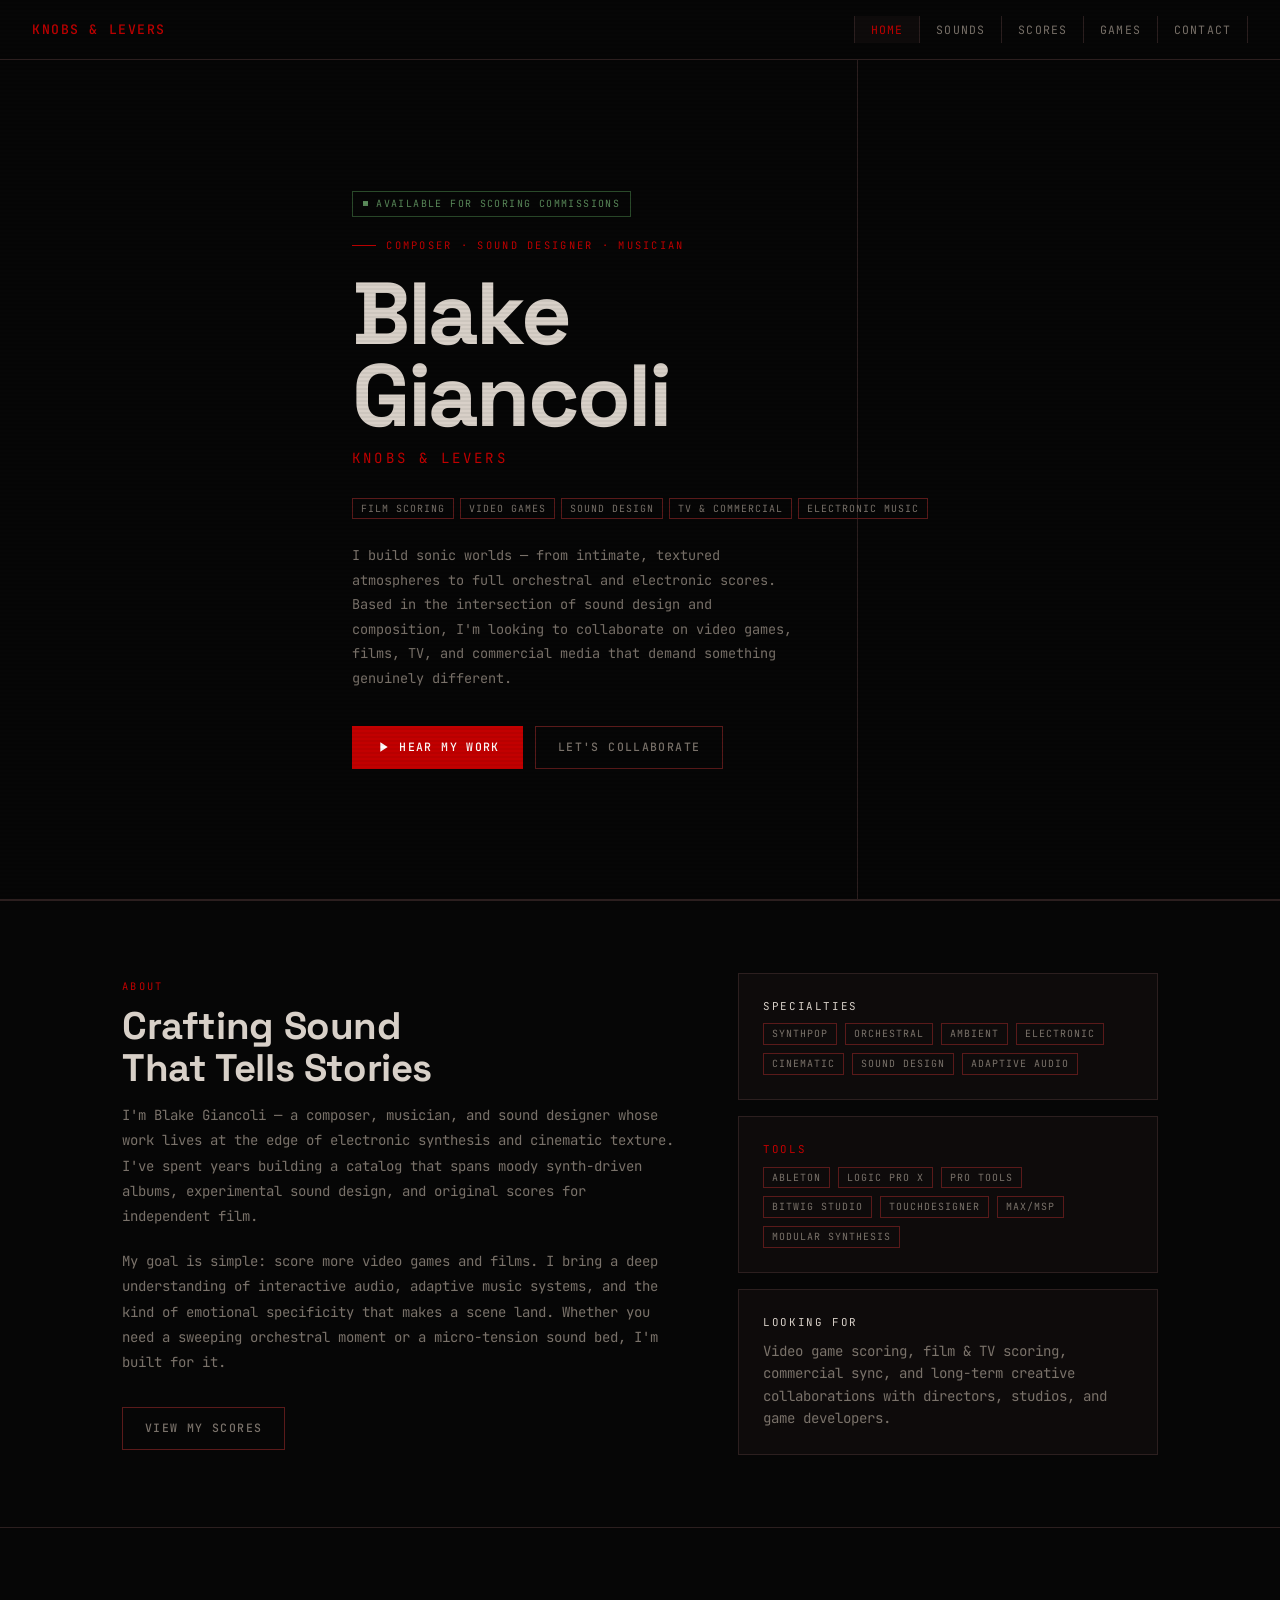
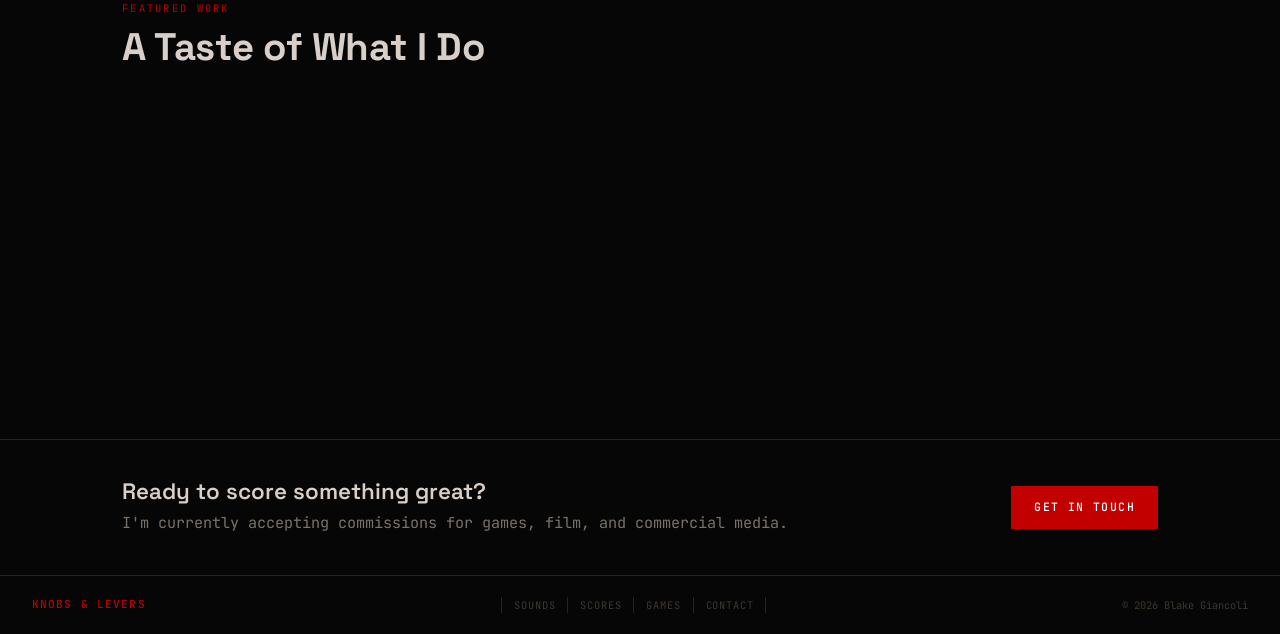
<file: index.html>
<!DOCTYPE html>
<html lang="en">
<head>
  <meta charset="UTF-8">
  <meta name="viewport" content="width=device-width, initial-scale=1.0">
  <title>Blake Giancoli — Knobs & Levers</title>
  <meta name="description" content="Blake Giancoli is a composer, sound designer, and musician available for film, TV, video game, and commercial scoring.">
  <meta property="og:title" content="Blake Giancoli — Knobs & Levers">
  <meta property="og:description" content="Composer · Sound Designer · Sonic World Builder">
  <meta property="og:image" content="assets/ProfilePic.png">
  <link rel="stylesheet" href="style.css">
</head>
<body>

<div id="page-veil"></div>

<!-- ── NAV ── -->
<nav class="nav">
  <a href="index.html" class="nav-brand">Knobs &amp; Levers</a>
  <ul class="nav-links">
    <li><a href="index.html">Home</a></li>
    <li><a href="sounds.html">Sounds</a></li>
    <li><a href="scores.html">Scores</a></li>
    <li><a href="games.html">Games</a></li>
    <li><a href="contact.html">Contact</a></li>
  </ul>
</nav>

<div class="page">

  <!-- ── HERO ── -->
  <section class="hero">
    <div class="hero-glow"></div>
    <div class="container">
      <div class="hero-content">

        <div class="avail-badge">
          <span class="avail-dot"></span>
          Available for scoring commissions
        </div>

        <div class="hero-eyebrow">Composer · Sound Designer · Musician</div>

        <h1 class="hero-name">Blake<br>Giancoli</h1>
        <span class="hero-brand">Knobs &amp; Levers</span>

        <div class="hero-roles">
          <span class="tag tag-violet">Film Scoring</span>
          <span class="tag tag-blue">Video Games</span>
          <span class="tag tag-purple">Sound Design</span>
          <span class="tag tag-violet">TV &amp; Commercial</span>
          <span class="tag tag-blue">Electronic Music</span>
        </div>

        <p class="hero-desc">
          I build sonic worlds — from intimate, textured atmospheres to full orchestral and electronic scores.
          Based in the intersection of sound design and composition, I'm looking to collaborate on video games,
          films, TV, and commercial media that demand something genuinely different.
        </p>

        <div class="hero-cta">
          <a href="sounds.html" class="btn btn-primary">
            <svg width="16" height="16" viewBox="0 0 24 24" fill="currentColor"><path d="M8 5v14l11-7z"/></svg>
            Hear My Work
          </a>
          <a href="contact.html" class="btn btn-ghost">Let's Collaborate</a>
        </div>

      </div>
    </div>
  </section>

  <div class="divider"></div>

  <!-- ── BIO ── -->
  <section class="section">
    <div class="container">
      <div style="display:grid; grid-template-columns: 1fr 420px; gap: 64px; align-items: center;">

        <div class="reveal">
          <span class="section-label">About</span>
          <h2 class="section-title">Crafting Sound<br>That Tells Stories</h2>
          <p style="color:var(--text-muted); line-height:1.8; margin-bottom:20px;">
            I'm Blake Giancoli — a composer, musician, and sound designer whose work lives at the edge of
            electronic synthesis and cinematic texture. I've spent years building a catalog that spans
            moody synth-driven albums, experimental sound design, and original scores for independent film.
          </p>
          <p style="color:var(--text-muted); line-height:1.8; margin-bottom:32px;">
            My goal is simple: score more video games and films. I bring a deep understanding of interactive
            audio, adaptive music systems, and the kind of emotional specificity that makes a scene land.
            Whether you need a sweeping orchestral moment or a micro-tension sound bed, I'm built for it.
          </p>
          <a href="scores.html" class="btn btn-ghost" style="width:fit-content;">View My Scores</a>
        </div>

        <div class="reveal" style="display:flex; flex-direction:column; gap:16px;">
          <div class="card" style="padding:24px;">
            <div style="font-family:var(--font-mono); font-size:0.68rem; letter-spacing:0.15em; text-transform:uppercase; color:var(--violet-hi); margin-bottom:8px;">Specialties</div>
            <div style="display:flex; flex-wrap:wrap; gap:8px;">
              <span class="tag">Synthpop</span>
              <span class="tag">Orchestral</span>
              <span class="tag">Ambient</span>
              <span class="tag">Electronic</span>
              <span class="tag">Cinematic</span>
              <span class="tag">Sound Design</span>
              <span class="tag">Adaptive Audio</span>
            </div>
          </div>
          <div class="card" style="padding:24px;">
            <div style="font-family:var(--font-mono); font-size:0.68rem; letter-spacing:0.15em; text-transform:uppercase; color:var(--accent); margin-bottom:8px;">Tools</div>
            <div style="display:flex; flex-wrap:wrap; gap:8px;">
              <span class="tag">Ableton</span>
              <span class="tag">Logic Pro X</span>
              <span class="tag">Pro Tools</span>
              <span class="tag">Bitwig Studio</span>
              <span class="tag">TouchDesigner</span>
              <span class="tag">Max/MSP</span>
              <span class="tag">Modular Synthesis</span>
            </div>
          </div>
          <div class="card" style="padding:24px;">
            <div style="font-family:var(--font-mono); font-size:0.68rem; letter-spacing:0.15em; text-transform:uppercase; color:var(--violet-hi); margin-bottom:8px;">Looking For</div>
            <p style="font-size:0.88rem; color:var(--text-muted); line-height:1.6;">
              Video game scoring, film &amp; TV scoring, commercial sync, and long-term creative collaborations
              with directors, studios, and game developers.
            </p>
          </div>
        </div>

      </div>
    </div>
  </section>

  <div class="divider"></div>

  <!-- ── FEATURED WORK ── -->
  <section class="section">
    <div class="container">
      <div class="reveal" style="margin-bottom:40px;">
        <span class="section-label">Featured Work</span>
        <h2 class="section-title">A Taste of What I Do</h2>
      </div>

      <div class="grid-3 stagger-children">

        <a href="sounds.html" class="featured-card">
          <div class="featured-card-bg">🎵</div>
          <div class="featured-card-content">
            <div class="featured-card-type">Sounds</div>
            <div class="featured-card-title">Albums &amp; Tracks</div>
          </div>
        </a>

        <a href="scores.html" class="featured-card">
          <div class="featured-card-bg">🎬</div>
          <div class="featured-card-content">
            <div class="featured-card-type">Scores</div>
            <div class="featured-card-title">Film &amp; TV Scoring</div>
          </div>
        </a>

        <a href="games.html" class="featured-card">
          <div class="featured-card-bg">🎮</div>
          <div class="featured-card-content">
            <div class="featured-card-type">Games</div>
            <div class="featured-card-title">Video Game Credits</div>
          </div>
        </a>

      </div>
    </div>
  </section>

  <div class="divider"></div>

  <!-- ── CTA STRIP ── -->
  <section class="section-sm">
    <div class="container">
      <div class="reveal" style="display:flex; align-items:center; justify-content:space-between; flex-wrap:wrap; gap:24px;">
        <div>
          <h3 style="font-family:var(--font-display); font-size:1.4rem; font-weight:600; margin-bottom:6px;">Ready to score something great?</h3>
          <p style="color:var(--text-muted); font-size:0.95rem;">I'm currently accepting commissions for games, film, and commercial media.</p>
        </div>
        <a href="contact.html" class="btn btn-primary">Get In Touch</a>
      </div>
    </div>
  </section>

</div>

<!-- ── FOOTER ── -->
<footer class="site-footer">
  <span class="footer-brand">Knobs &amp; Levers</span>
  <nav class="footer-nav">
    <a href="sounds.html">Sounds</a>
    <a href="scores.html">Scores</a>
    <a href="games.html">Games</a>
    <a href="contact.html">Contact</a>
  </nav>
  <span class="footer-copy">&copy; 2026 Blake Giancoli</span>
</footer>

<script src="transitions.js"></script>
</body>
</html>
</file>
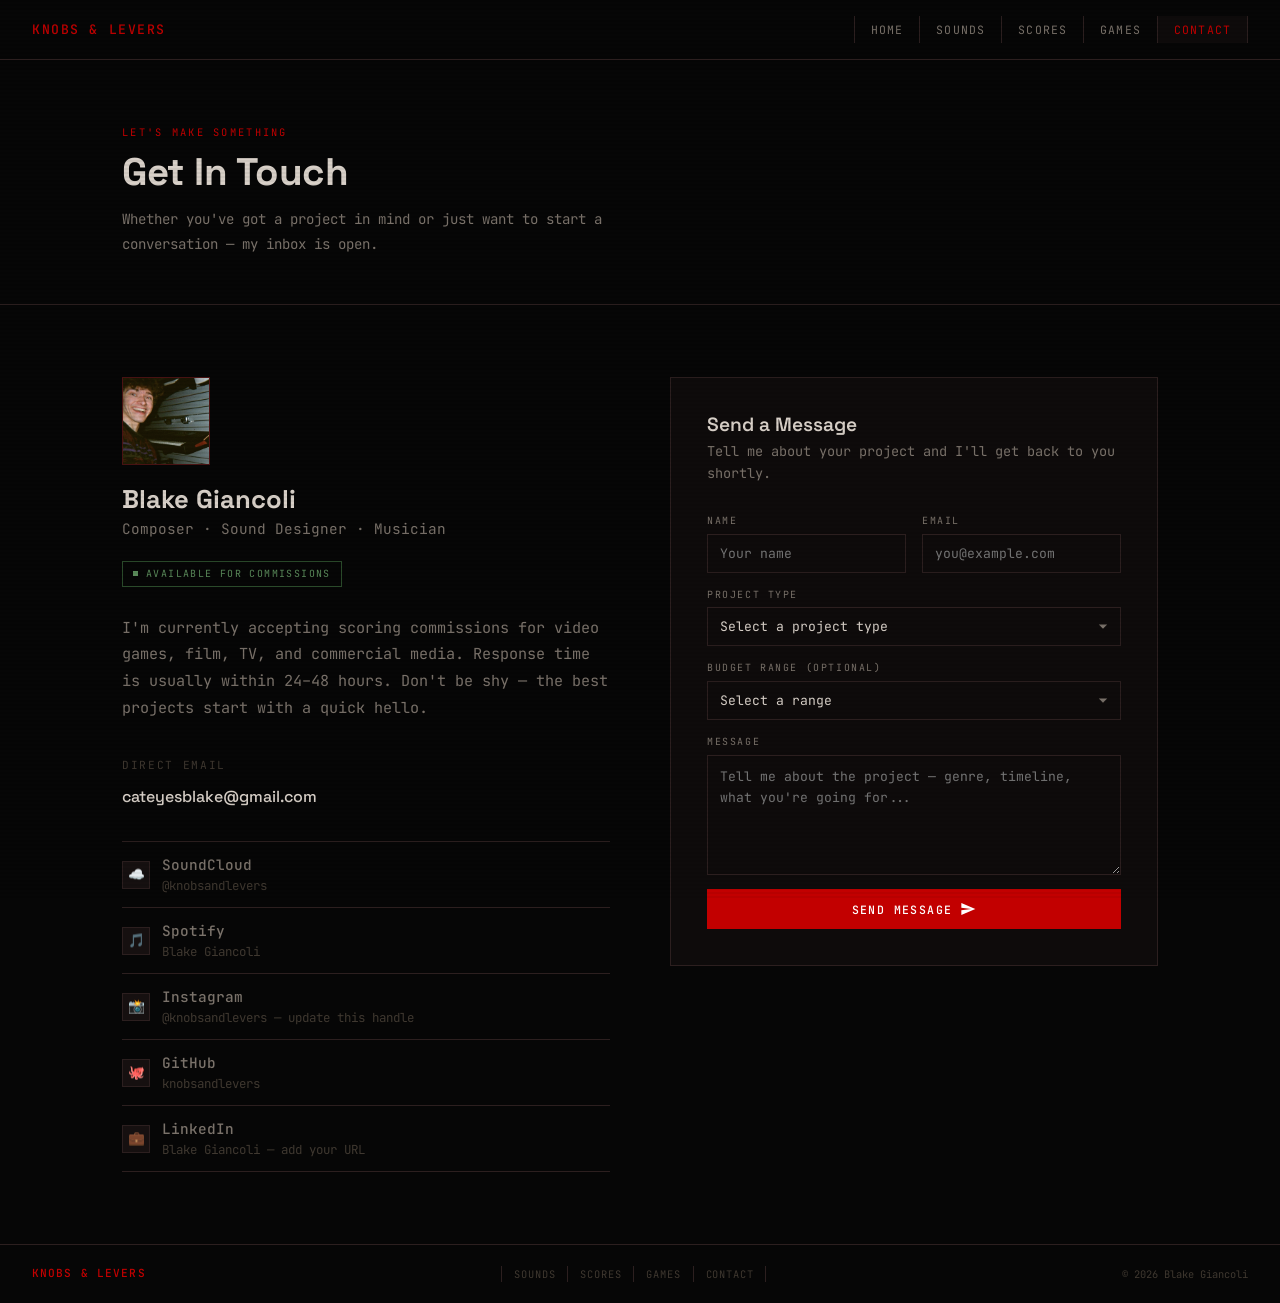
<file: contact.html>
<!DOCTYPE html>
<html lang="en">
<head>
  <meta charset="UTF-8">
  <meta name="viewport" content="width=device-width, initial-scale=1.0">
  <title>Contact — Knobs &amp; Levers</title>
  <meta name="description" content="Get in touch with Blake Giancoli for scoring, sound design, and creative collaborations.">
  <link rel="stylesheet" href="style.css">
</head>
<body>

<div id="page-veil"></div>

<nav class="nav">
  <a href="index.html" class="nav-brand">Knobs &amp; Levers</a>
  <ul class="nav-links">
    <li><a href="index.html">Home</a></li>
    <li><a href="sounds.html">Sounds</a></li>
    <li><a href="scores.html">Scores</a></li>
    <li><a href="games.html">Games</a></li>
    <li><a href="contact.html">Contact</a></li>
  </ul>
</nav>

<div class="page">

  <!-- ── PAGE HERO ── -->
  <div class="page-hero">
    <div class="container">
      <span class="section-label">Let's Make Something</span>
      <h1 class="section-title">Get In Touch</h1>
      <p class="section-sub">Whether you've got a project in mind or just want to start a conversation — my inbox is open.</p>
    </div>
  </div>

  <section class="section">
    <div class="container">
      <div class="contact-grid">

        <!-- ── LEFT: IDENTITY + SOCIALS ── -->
        <div class="reveal">

          <img src="assets/ProfilePic.png" alt="Blake Giancoli" class="contact-photo">

          <h2 style="font-family:var(--font-display); font-size:1.6rem; font-weight:700; margin-bottom:4px;">Blake Giancoli</h2>
          <p style="color:var(--text-muted); font-size:0.9rem; margin-bottom:20px;">Composer · Sound Designer · Musician</p>

          <div class="avail-badge" style="margin-bottom:28px;">
            <span class="avail-dot"></span>
            Available for commissions
          </div>

          <p style="color:var(--text-muted); line-height:1.75; font-size:0.95rem; margin-bottom:32px;">
            I'm currently accepting scoring commissions for video games, film, TV, and commercial media.
            Response time is usually within 24–48 hours. Don't be shy — the best projects start with a quick hello.
          </p>

          <div style="margin-bottom:8px;">
            <span style="font-family:var(--font-mono); font-size:0.7rem; letter-spacing:0.15em; text-transform:uppercase; color:var(--text-dim);">Direct Email</span>
          </div>
          <a href="mailto:cateyesblake@gmail.com" style="font-family:var(--font-display); font-size:1rem; color:var(--lilac); text-decoration:none; font-weight:500; display:block; margin-bottom:32px; transition:color 0.2s;" onmouseover="this.style.color='var(--violet-hi)'" onmouseout="this.style.color='var(--lilac)'">
            cateyesblake@gmail.com
          </a>

          <!-- SOCIAL LINKS -->
          <div class="social-links">

            <!-- ══ SOCIAL LINK ══
                 To add/update a social: copy a .social-link block below,
                 update the href, icon emoji, label, and handle.
            ══════════════════ -->

            <a href="https://soundcloud.com/knobsandlevers" target="_blank" class="social-link">
              <div class="social-icon">☁️</div>
              <div>
                <div style="font-weight:500; font-size:0.9rem;">SoundCloud</div>
                <div style="font-size:0.78rem; color:var(--text-dim);">@knobsandlevers</div>
              </div>
            </a>

            <a href="https://open.spotify.com" target="_blank" class="social-link">
              <div class="social-icon">🎵</div>
              <div>
                <div style="font-weight:500; font-size:0.9rem;">Spotify</div>
                <div style="font-size:0.78rem; color:var(--text-dim);">Blake Giancoli</div>
              </div>
            </a>

            <a href="https://instagram.com" target="_blank" class="social-link">
              <div class="social-icon">📸</div>
              <div>
                <div style="font-weight:500; font-size:0.9rem;">Instagram</div>
                <div style="font-size:0.78rem; color:var(--text-dim);">@knobsandlevers — update this handle</div>
              </div>
            </a>

            <a href="https://github.com/knobsandlevers" target="_blank" class="social-link">
              <div class="social-icon">🐙</div>
              <div>
                <div style="font-weight:500; font-size:0.9rem;">GitHub</div>
                <div style="font-size:0.78rem; color:var(--text-dim);">knobsandlevers</div>
              </div>
            </a>

            <a href="https://linkedin.com" target="_blank" class="social-link">
              <div class="social-icon">💼</div>
              <div>
                <div style="font-weight:500; font-size:0.9rem;">LinkedIn</div>
                <div style="font-size:0.78rem; color:var(--text-dim);">Blake Giancoli — add your URL</div>
              </div>
            </a>

          </div>
        </div>

        <!-- ── RIGHT: CONTACT FORM ── -->
        <div class="reveal">
          <div style="background:var(--surface); border:1px solid var(--border); border-radius:var(--radius-lg); padding:36px;">

            <h3 style="font-family:var(--font-display); font-size:1.2rem; font-weight:600; margin-bottom:6px;">Send a Message</h3>
            <p style="font-size:0.85rem; color:var(--text-muted); margin-bottom:28px;">Tell me about your project and I'll get back to you shortly.</p>

            <!--
              FORM SETUP:
              This form uses Formspree for zero-backend email delivery.
              1. Go to https://formspree.io and create a free account
              2. Create a new form pointed at cateyesblake@gmail.com
              3. Replace YOUR_FORM_ID in the action URL below with your form ID
              Until then, the form falls back to opening your mail client automatically.
            -->
            <form
              id="contact-form"
              action="https://formspree.io/f/YOUR_FORM_ID"
              method="POST"
              class="contact-form">

              <div style="display:grid; grid-template-columns:1fr 1fr; gap:16px;">
                <div class="form-group">
                  <label class="form-label" for="name">Name</label>
                  <input class="form-input" type="text" id="name" name="name" placeholder="Your name" required>
                </div>
                <div class="form-group">
                  <label class="form-label" for="email">Email</label>
                  <input class="form-input" type="email" id="email" name="email" placeholder="you@example.com" required>
                </div>
              </div>

              <div class="form-group">
                <label class="form-label" for="type">Project Type</label>
                <select class="form-select" id="type" name="type" required>
                  <option value="" disabled selected>Select a project type</option>
                  <option value="Video Game Scoring">Video Game Scoring</option>
                  <option value="Film Scoring">Film Scoring</option>
                  <option value="TV / Commercial">TV / Commercial</option>
                  <option value="Short Film">Short Film</option>
                  <option value="Sound Design">Sound Design</option>
                  <option value="Sync Licensing">Sync Licensing</option>
                  <option value="Collaboration">Collaboration</option>
                  <option value="Other">Other</option>
                </select>
              </div>

              <div class="form-group">
                <label class="form-label" for="budget">Budget Range (optional)</label>
                <select class="form-select" id="budget" name="budget">
                  <option value="" disabled selected>Select a range</option>
                  <option value="Under $500">Under $500</option>
                  <option value="$500 – $2,000">$500 – $2,000</option>
                  <option value="$2,000 – $5,000">$2,000 – $5,000</option>
                  <option value="$5,000 – $10,000">$5,000 – $10,000</option>
                  <option value="$10,000+">$10,000+</option>
                  <option value="Let's discuss">Let's discuss</option>
                </select>
              </div>

              <div class="form-group">
                <label class="form-label" for="message">Message</label>
                <textarea class="form-textarea" id="message" name="message" placeholder="Tell me about the project — genre, timeline, what you're going for..." required></textarea>
              </div>

              <button type="submit" class="btn btn-primary" style="width:100%; justify-content:center;">
                Send Message
                <svg width="16" height="16" viewBox="0 0 24 24" fill="currentColor"><path d="M2.01 21L23 12 2.01 3 2 10l15 2-15 2z"/></svg>
              </button>

            </form>

            <div id="form-success" class="form-success" style="margin-top:16px;">
              ✓ &nbsp; Message sent — I'll be in touch soon. Thanks, Blake
            </div>

          </div>
        </div>

      </div>
    </div>
  </section>

</div>

<footer class="site-footer">
  <span class="footer-brand">Knobs &amp; Levers</span>
  <nav class="footer-nav">
    <a href="sounds.html">Sounds</a>
    <a href="scores.html">Scores</a>
    <a href="games.html">Games</a>
    <a href="contact.html">Contact</a>
  </nav>
  <span class="footer-copy">&copy; 2026 Blake Giancoli</span>
</footer>

<script src="transitions.js"></script>
</body>
</html>
</file>
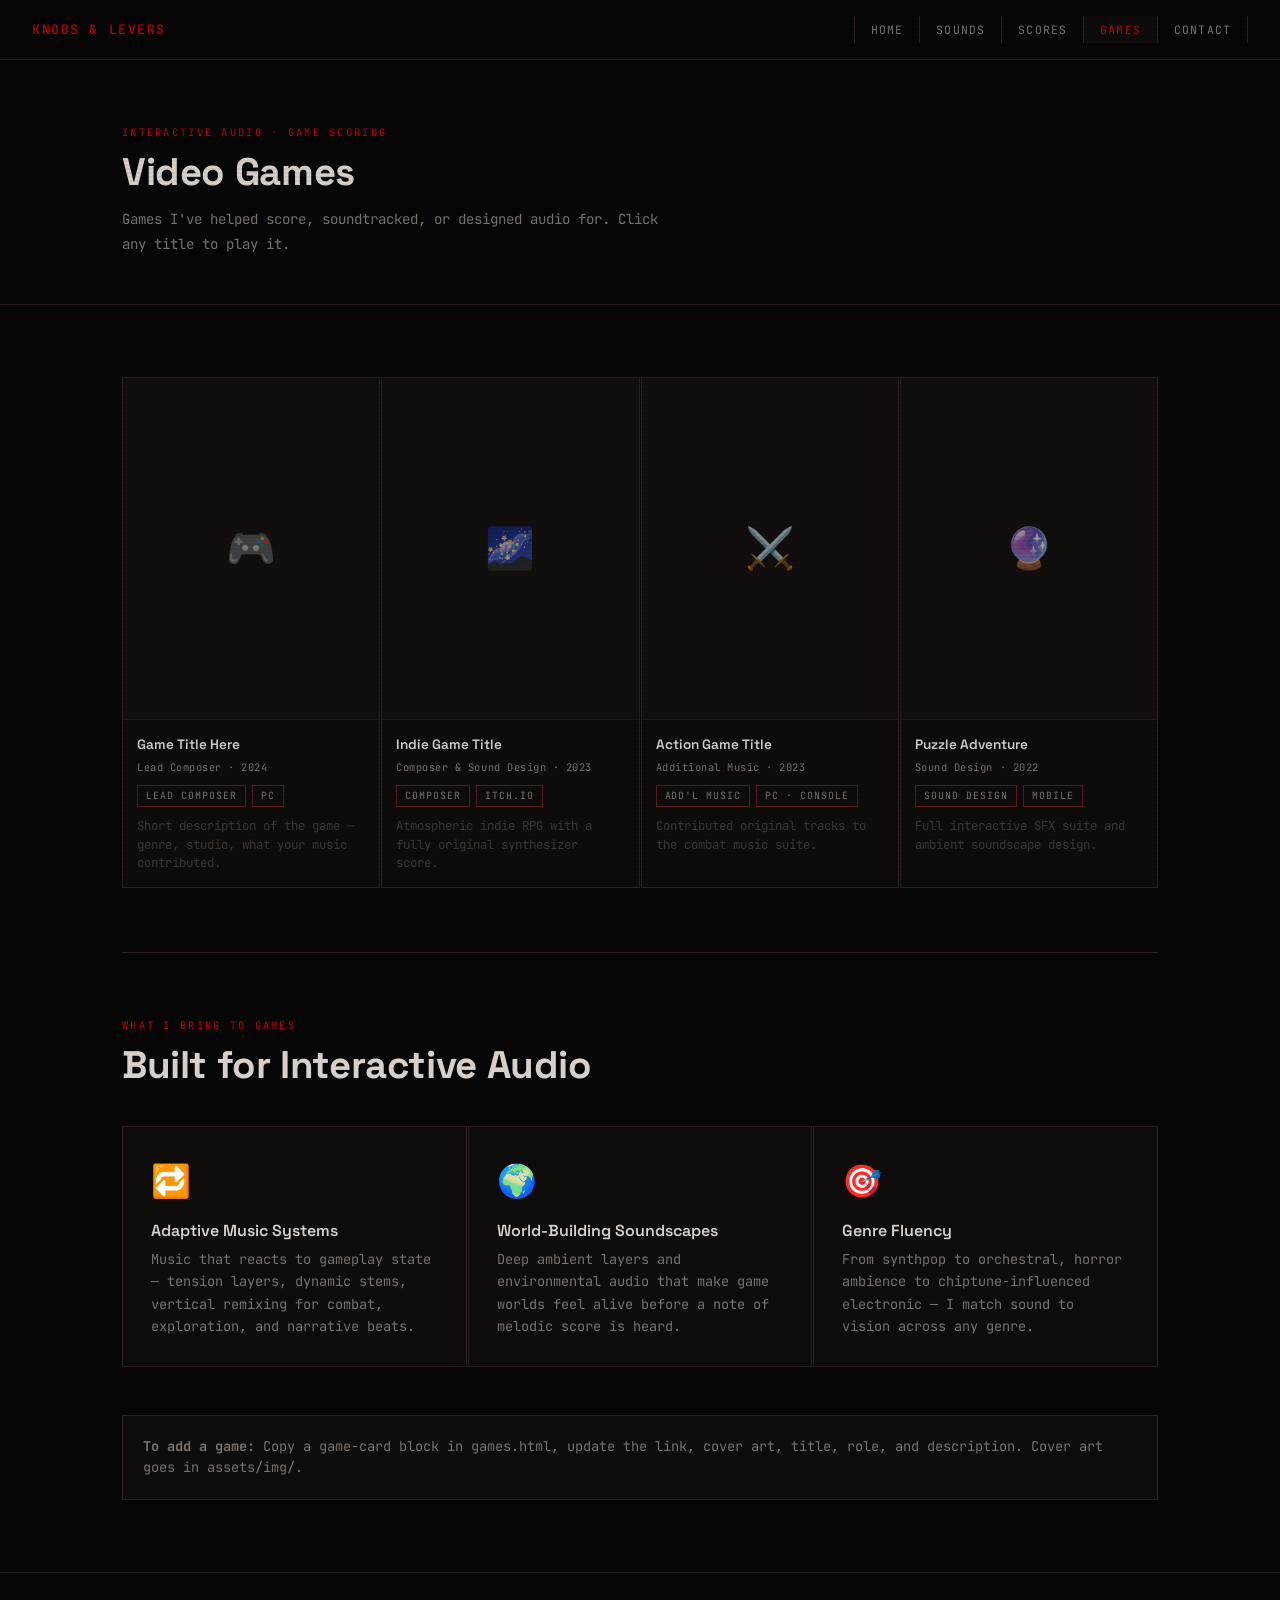
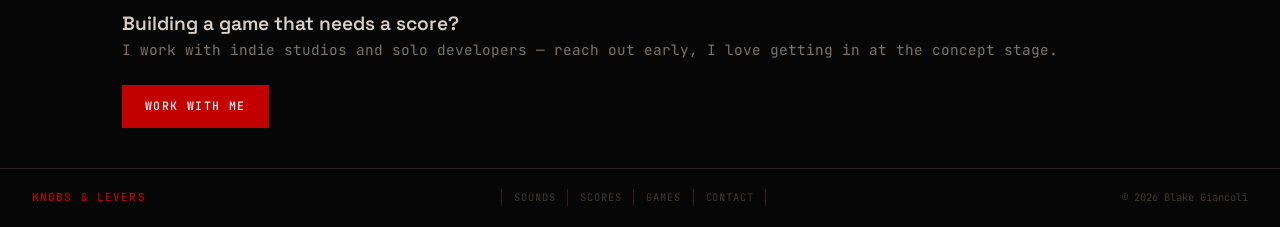
<file: games.html>
<!DOCTYPE html>
<html lang="en">
<head>
  <meta charset="UTF-8">
  <meta name="viewport" content="width=device-width, initial-scale=1.0">
  <title>Video Games — Knobs &amp; Levers</title>
  <meta name="description" content="Video game scoring credits for Blake Giancoli.">
  <link rel="stylesheet" href="style.css">
</head>
<body>

<div id="page-veil"></div>

<nav class="nav">
  <a href="index.html" class="nav-brand">Knobs &amp; Levers</a>
  <ul class="nav-links">
    <li><a href="index.html">Home</a></li>
    <li><a href="sounds.html">Sounds</a></li>
    <li><a href="scores.html">Scores</a></li>
    <li><a href="games.html">Games</a></li>
    <li><a href="contact.html">Contact</a></li>
  </ul>
</nav>

<div class="page">

  <!-- ── PAGE HERO ── -->
  <div class="page-hero">
    <div class="container">
      <span class="section-label">Interactive Audio · Game Scoring</span>
      <h1 class="section-title">Video Games</h1>
      <p class="section-sub">Games I've helped score, soundtracked, or designed audio for. Click any title to play it.</p>
    </div>
  </div>

  <section class="section">
    <div class="container">

      <!-- ── CREDITS GRID ── -->
      <div class="grid-4 stagger-children" style="margin-bottom:64px;">

        <!-- ══ GAME CARD ══
             To add a game:
             1. Copy this .game-card block
             2. Set href to the game's URL (Steam, itch.io, etc.)
             3. Replace the emoji in .game-cover with <img src="assets/img/gamecoverart.jpg" alt="...">
             4. Update title, role, year, platform, tags, and description
        ══════════════════ -->

        <a href="https://store.steampowered.com" target="_blank" class="game-card reveal">
          <div class="game-cover">
            <span>🎮</span>
          </div>
          <div class="game-body">
            <div class="game-title">Game Title Here</div>
            <div class="game-role">Lead Composer · 2024</div>
            <div style="display:flex; gap:6px; flex-wrap:wrap; margin-bottom:10px;">
              <span class="tag tag-violet">Lead Composer</span>
              <span class="tag tag-blue">PC</span>
            </div>
            <p style="font-size:0.78rem; color:var(--text-dim); line-height:1.5;">
              Short description of the game — genre, studio, what your music contributed.
            </p>
          </div>
        </a>

        <a href="https://itch.io" target="_blank" class="game-card reveal">
          <div class="game-cover">
            <span>🌌</span>
          </div>
          <div class="game-body">
            <div class="game-title">Indie Game Title</div>
            <div class="game-role">Composer &amp; Sound Design · 2023</div>
            <div style="display:flex; gap:6px; flex-wrap:wrap; margin-bottom:10px;">
              <span class="tag tag-purple">Composer</span>
              <span class="tag tag-blue">itch.io</span>
            </div>
            <p style="font-size:0.78rem; color:var(--text-dim); line-height:1.5;">
              Atmospheric indie RPG with a fully original synthesizer score.
            </p>
          </div>
        </a>

        <a href="https://store.steampowered.com" target="_blank" class="game-card reveal">
          <div class="game-cover">
            <span>⚔️</span>
          </div>
          <div class="game-body">
            <div class="game-title">Action Game Title</div>
            <div class="game-role">Additional Music · 2023</div>
            <div style="display:flex; gap:6px; flex-wrap:wrap; margin-bottom:10px;">
              <span class="tag tag-violet">Add'l Music</span>
              <span class="tag tag-blue">PC · Console</span>
            </div>
            <p style="font-size:0.78rem; color:var(--text-dim); line-height:1.5;">
              Contributed original tracks to the combat music suite.
            </p>
          </div>
        </a>

        <a href="https://itch.io" target="_blank" class="game-card reveal">
          <div class="game-cover">
            <span>🔮</span>
          </div>
          <div class="game-body">
            <div class="game-title">Puzzle Adventure</div>
            <div class="game-role">Sound Design · 2022</div>
            <div style="display:flex; gap:6px; flex-wrap:wrap; margin-bottom:10px;">
              <span class="tag tag-purple">Sound Design</span>
              <span class="tag tag-blue">Mobile</span>
            </div>
            <p style="font-size:0.78rem; color:var(--text-dim); line-height:1.5;">
              Full interactive SFX suite and ambient soundscape design.
            </p>
          </div>
        </a>

      </div>

      <!-- ── CAPABILITIES BLOCK ── -->
      <div class="divider" style="margin-bottom:64px;"></div>

      <div class="reveal" style="margin-bottom:40px;">
        <span class="section-label">What I Bring to Games</span>
        <h2 class="section-title">Built for Interactive Audio</h2>
      </div>

      <div class="grid-3" style="margin-bottom:48px;">

        <div class="card reveal" style="padding:28px;">
          <div style="font-size:2rem; margin-bottom:16px;">🔁</div>
          <h3 style="font-family:var(--font-display); font-weight:600; font-size:1rem; margin-bottom:8px; color:var(--text);">Adaptive Music Systems</h3>
          <p style="font-size:0.85rem; color:var(--text-muted); line-height:1.65;">
            Music that reacts to gameplay state — tension layers, dynamic stems, vertical remixing for combat, exploration, and narrative beats.
          </p>
        </div>

        <div class="card reveal" style="padding:28px;">
          <div style="font-size:2rem; margin-bottom:16px;">🌍</div>
          <h3 style="font-family:var(--font-display); font-weight:600; font-size:1rem; margin-bottom:8px; color:var(--text);">World-Building Soundscapes</h3>
          <p style="font-size:0.85rem; color:var(--text-muted); line-height:1.65;">
            Deep ambient layers and environmental audio that make game worlds feel alive before a note of melodic score is heard.
          </p>
        </div>

        <div class="card reveal" style="padding:28px;">
          <div style="font-size:2rem; margin-bottom:16px;">🎯</div>
          <h3 style="font-family:var(--font-display); font-weight:600; font-size:1rem; margin-bottom:8px; color:var(--text);">Genre Fluency</h3>
          <p style="font-size:0.85rem; color:var(--text-muted); line-height:1.65;">
            From synthpop to orchestral, horror ambience to chiptune-influenced electronic — I match sound to vision across any genre.
          </p>
        </div>

      </div>

      <div style="padding:20px; background:var(--surface); border:1px solid var(--border); border-radius:var(--radius);">
        <p style="font-size:0.85rem; color:var(--text-muted);">
          <strong style="color:var(--lilac);">To add a game:</strong>
          Copy a game-card block in <code style="font-family:var(--font-mono); color:var(--violet-hi);">games.html</code>, update the link, cover art, title, role, and description. Cover art goes in <code style="font-family:var(--font-mono); color:var(--violet-hi);">assets/img/</code>.
        </p>
      </div>

    </div>
  </section>

  <!-- ── CTA ── -->
  <div class="divider"></div>
  <section class="section-sm">
    <div class="container reveal" style="display:flex; align-items:center; justify-content:space-between; flex-wrap:wrap; gap:24px;">
      <div>
        <h3 style="font-family:var(--font-display); font-size:1.2rem; font-weight:600; margin-bottom:4px;">Building a game that needs a score?</h3>
        <p style="color:var(--text-muted); font-size:0.9rem;">I work with indie studios and solo developers — reach out early, I love getting in at the concept stage.</p>
      </div>
      <a href="contact.html" class="btn btn-primary">Work With Me</a>
    </div>
  </section>

</div>

<footer class="site-footer">
  <span class="footer-brand">Knobs &amp; Levers</span>
  <nav class="footer-nav">
    <a href="sounds.html">Sounds</a>
    <a href="scores.html">Scores</a>
    <a href="games.html">Games</a>
    <a href="contact.html">Contact</a>
  </nav>
  <span class="footer-copy">&copy; 2026 Blake Giancoli</span>
</footer>

<script src="transitions.js"></script>
</body>
</html>
</file>
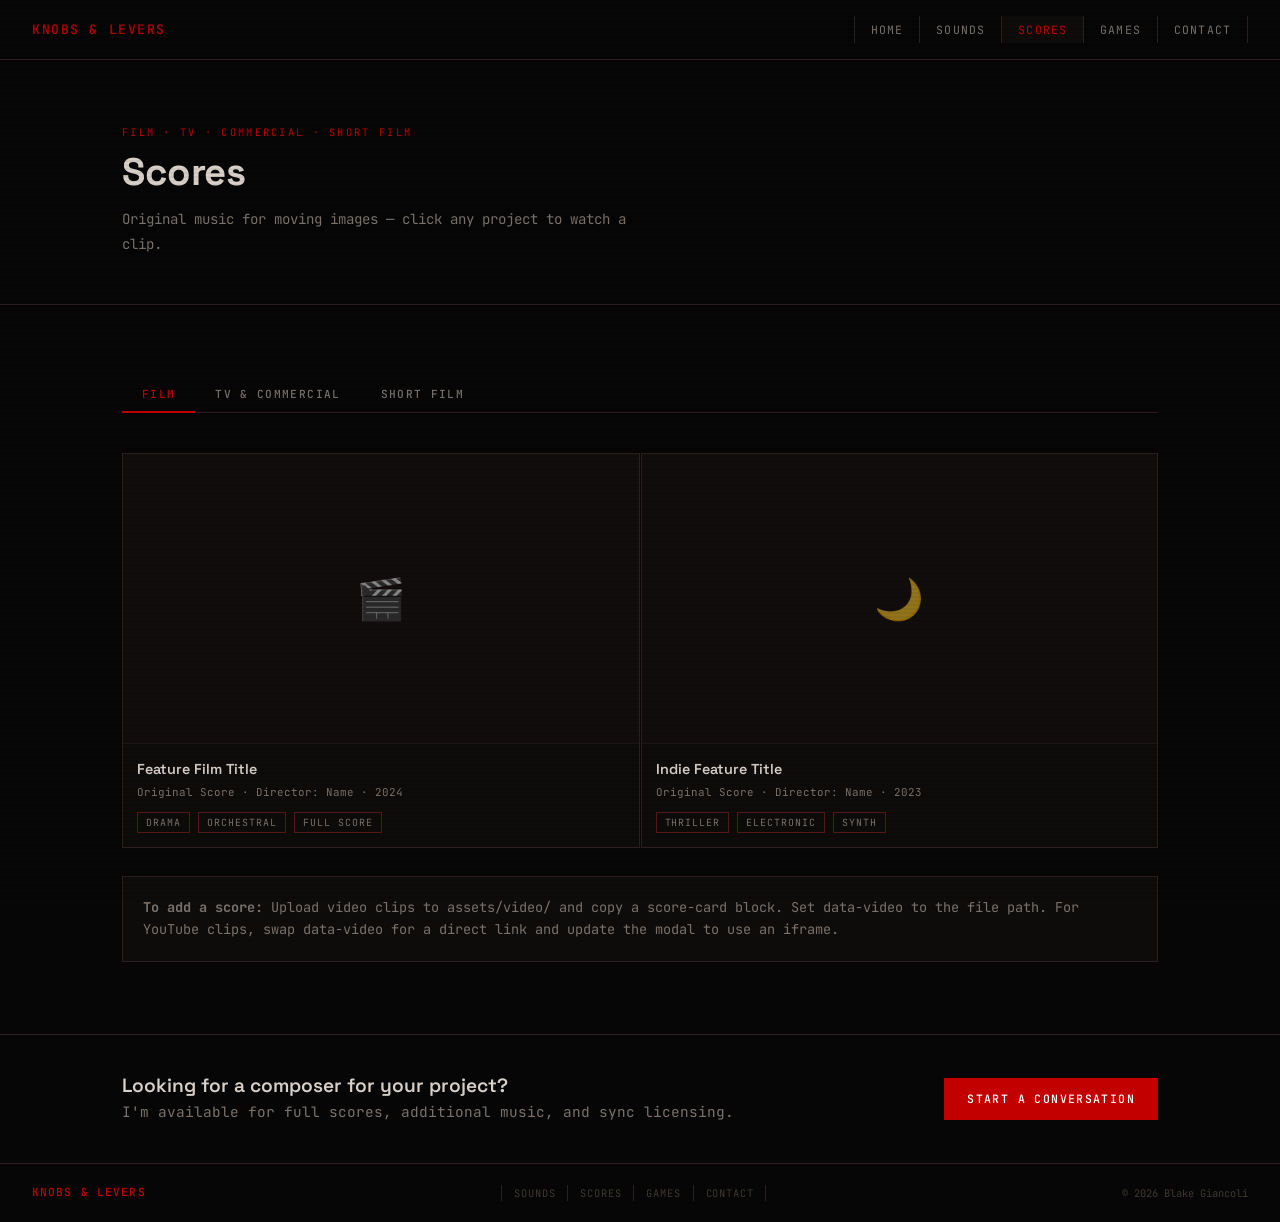
<file: scores.html>
<!DOCTYPE html>
<html lang="en">
<head>
  <meta charset="UTF-8">
  <meta name="viewport" content="width=device-width, initial-scale=1.0">
  <title>Scores — Knobs &amp; Levers</title>
  <meta name="description" content="Film, TV, and short film scoring by Blake Giancoli.">
  <link rel="stylesheet" href="style.css">
</head>
<body>

<div id="page-veil"></div>

<nav class="nav">
  <a href="index.html" class="nav-brand">Knobs &amp; Levers</a>
  <ul class="nav-links">
    <li><a href="index.html">Home</a></li>
    <li><a href="sounds.html">Sounds</a></li>
    <li><a href="scores.html">Scores</a></li>
    <li><a href="games.html">Games</a></li>
    <li><a href="contact.html">Contact</a></li>
  </ul>
</nav>

<div class="page">

  <!-- ── PAGE HERO ── -->
  <div class="page-hero">
    <div class="container">
      <span class="section-label">Film · TV · Commercial · Short Film</span>
      <h1 class="section-title">Scores</h1>
      <p class="section-sub">Original music for moving images — click any project to watch a clip.</p>
    </div>
  </div>

  <!-- ── TABS ── -->
  <section class="section">
    <div class="container">

      <div class="tabs reveal">
        <button class="tab-btn active" data-tab="tab-film">Film</button>
        <button class="tab-btn" data-tab="tab-tv">TV &amp; Commercial</button>
        <button class="tab-btn" data-tab="tab-short">Short Film</button>
      </div>

      <!-- FILM -->
      <div id="tab-film" class="tab-panel active">
        <div class="grid-2 stagger-children">

          <!-- ══ SCORE CARD ══
               To add a project:
               1. Copy this .score-card block
               2. Set data-video to your video file path OR a YouTube embed URL
                  - Local file: data-video="assets/video/myfilm.mp4"
                  - YouTube: wrap in an iframe inside the modal instead (see note below)
               3. Update data-title, data-desc
               4. Update the thumbnail: replace the emoji in .score-thumb with an <img src="...">
          ══════════════════ -->

          <div class="score-card reveal"
               data-video="assets/video/placeholder.mp4"
               data-title="Feature Film Title"
               data-desc="Original score · Director: Name · Year">
            <div class="score-thumb">
              <span style="font-size:2.5rem;">🎬</span>
              <div class="score-play-overlay">
                <div class="score-play-icon">
                  <svg viewBox="0 0 24 24"><path d="M8 5v14l11-7z"/></svg>
                </div>
              </div>
            </div>
            <div class="score-body">
              <div class="score-title">Feature Film Title</div>
              <div class="score-meta">Original Score · Director: Name · 2024</div>
              <div style="display:flex; gap:8px; flex-wrap:wrap;">
                <span class="tag tag-violet">Drama</span>
                <span class="tag tag-blue">Orchestral</span>
                <span class="tag tag-purple">Full Score</span>
              </div>
            </div>
          </div>

          <div class="score-card reveal"
               data-video="assets/video/placeholder2.mp4"
               data-title="Indie Feature"
               data-desc="Original score · Director: Name · Year">
            <div class="score-thumb">
              <span style="font-size:2.5rem;">🌙</span>
              <div class="score-play-overlay">
                <div class="score-play-icon">
                  <svg viewBox="0 0 24 24"><path d="M8 5v14l11-7z"/></svg>
                </div>
              </div>
            </div>
            <div class="score-body">
              <div class="score-title">Indie Feature Title</div>
              <div class="score-meta">Original Score · Director: Name · 2023</div>
              <div style="display:flex; gap:8px; flex-wrap:wrap;">
                <span class="tag tag-blue">Thriller</span>
                <span class="tag tag-violet">Electronic</span>
                <span class="tag tag-purple">Synth</span>
              </div>
            </div>
          </div>

        </div>

        <div style="margin-top:28px; padding:20px; background:var(--surface); border:1px solid var(--border); border-radius:var(--radius);">
          <p style="font-size:0.85rem; color:var(--text-muted);">
            <strong style="color:var(--lilac);">To add a score:</strong>
            Upload video clips to <code style="font-family:var(--font-mono); color:var(--violet-hi);">assets/video/</code> and copy a score-card block. Set <code style="font-family:var(--font-mono); color:var(--violet-hi);">data-video</code> to the file path. For YouTube clips, swap <code style="font-family:var(--font-mono); color:var(--violet-hi);">data-video</code> for a direct link and update the modal to use an iframe.
          </p>
        </div>
      </div>

      <!-- TV & COMMERCIAL -->
      <div id="tab-tv" class="tab-panel">
        <div class="grid-2 stagger-children">

          <div class="score-card reveal"
               data-video="assets/video/placeholder.mp4"
               data-title="Commercial Project"
               data-desc="Original music · Brand: Name · Year">
            <div class="score-thumb">
              <span style="font-size:2.5rem;">📺</span>
              <div class="score-play-overlay">
                <div class="score-play-icon">
                  <svg viewBox="0 0 24 24"><path d="M8 5v14l11-7z"/></svg>
                </div>
              </div>
            </div>
            <div class="score-body">
              <div class="score-title">Commercial Project Title</div>
              <div class="score-meta">Original Music · Brand: Name · 2024</div>
              <div style="display:flex; gap:8px; flex-wrap:wrap;">
                <span class="tag tag-violet">Commercial</span>
                <span class="tag tag-blue">30s</span>
              </div>
            </div>
          </div>

          <div class="score-card reveal"
               data-video="assets/video/placeholder2.mp4"
               data-title="TV Episode"
               data-desc="Additional music · Show: Name · Year">
            <div class="score-thumb">
              <span style="font-size:2.5rem;">🎞️</span>
              <div class="score-play-overlay">
                <div class="score-play-icon">
                  <svg viewBox="0 0 24 24"><path d="M8 5v14l11-7z"/></svg>
                </div>
              </div>
            </div>
            <div class="score-body">
              <div class="score-title">TV Show Title</div>
              <div class="score-meta">Additional Music · Network: Name · 2024</div>
              <div style="display:flex; gap:8px; flex-wrap:wrap;">
                <span class="tag tag-purple">TV</span>
                <span class="tag tag-blue">Drama</span>
              </div>
            </div>
          </div>

        </div>
      </div>

      <!-- SHORT FILM -->
      <div id="tab-short" class="tab-panel">
        <div class="grid-3 stagger-children">

          <div class="score-card reveal"
               data-video="assets/video/placeholder.mp4"
               data-title="Short Film Title"
               data-desc="Original score · Director: Name · Year">
            <div class="score-thumb">
              <span style="font-size:2.5rem;">🎥</span>
              <div class="score-play-overlay">
                <div class="score-play-icon">
                  <svg viewBox="0 0 24 24"><path d="M8 5v14l11-7z"/></svg>
                </div>
              </div>
            </div>
            <div class="score-body">
              <div class="score-title">Short Film Title</div>
              <div class="score-meta">Original Score · 2024 · 12 min</div>
              <div style="display:flex; gap:8px; flex-wrap:wrap;">
                <span class="tag tag-violet">Horror</span>
                <span class="tag tag-purple">Ambient</span>
              </div>
            </div>
          </div>

          <div class="score-card reveal"
               data-video="assets/video/placeholder2.mp4"
               data-title="Short Film Title 2"
               data-desc="Original score · Director: Name · Year">
            <div class="score-thumb">
              <span style="font-size:2.5rem;">🌆</span>
              <div class="score-play-overlay">
                <div class="score-play-icon">
                  <svg viewBox="0 0 24 24"><path d="M8 5v14l11-7z"/></svg>
                </div>
              </div>
            </div>
            <div class="score-body">
              <div class="score-title">Short Film Title 2</div>
              <div class="score-meta">Original Score · 2023 · 8 min</div>
              <div style="display:flex; gap:8px; flex-wrap:wrap;">
                <span class="tag tag-blue">Sci-Fi</span>
                <span class="tag tag-violet">Electronic</span>
              </div>
            </div>
          </div>

          <div class="score-card reveal"
               data-video="assets/video/placeholder.mp4"
               data-title="Short Film Title 3"
               data-desc="Additional music · Director: Name · Year">
            <div class="score-thumb">
              <span style="font-size:2.5rem;">🌊</span>
              <div class="score-play-overlay">
                <div class="score-play-icon">
                  <svg viewBox="0 0 24 24"><path d="M8 5v14l11-7z"/></svg>
                </div>
              </div>
            </div>
            <div class="score-body">
              <div class="score-title">Short Film Title 3</div>
              <div class="score-meta">Additional Music · 2022 · 20 min</div>
              <div style="display:flex; gap:8px; flex-wrap:wrap;">
                <span class="tag tag-purple">Drama</span>
                <span class="tag tag-blue">Orchestral</span>
              </div>
            </div>
          </div>

        </div>
      </div>

    </div>
  </section>

  <!-- ── CTA ── -->
  <div class="divider"></div>
  <section class="section-sm">
    <div class="container reveal" style="display:flex; align-items:center; justify-content:space-between; flex-wrap:wrap; gap:24px;">
      <div>
        <h3 style="font-family:var(--font-display); font-size:1.2rem; font-weight:600; margin-bottom:4px;">Looking for a composer for your project?</h3>
        <p style="color:var(--text-muted); font-size:0.9rem;">I'm available for full scores, additional music, and sync licensing.</p>
      </div>
      <a href="contact.html" class="btn btn-primary">Start a Conversation</a>
    </div>
  </section>

</div>

<!-- ── VIDEO MODAL ── -->
<div id="video-modal" class="modal-overlay">
  <div class="modal-box">
    <button class="modal-close" aria-label="Close">✕</button>
    <video class="modal-video" controls playsinline></video>
    <div class="modal-info">
      <div class="modal-title"></div>
      <div class="modal-desc"></div>
    </div>
  </div>
</div>

<footer class="site-footer">
  <span class="footer-brand">Knobs &amp; Levers</span>
  <nav class="footer-nav">
    <a href="sounds.html">Sounds</a>
    <a href="scores.html">Scores</a>
    <a href="games.html">Games</a>
    <a href="contact.html">Contact</a>
  </nav>
  <span class="footer-copy">&copy; 2026 Blake Giancoli</span>
</footer>

<script src="transitions.js"></script>
</body>
</html>
</file>
<file: style.css>
/* ═══════════════════════════════════════════════════════
   KNOBS AND LEVERS
═══════════════════════════════════════════════════════ */

@import url('https://fonts.googleapis.com/css2?family=Space+Grotesk:wght@300;400;500;600;700&family=JetBrains+Mono:wght@400;500&display=swap');

*, *::before, *::after { box-sizing: border-box; margin: 0; padding: 0; }

:root {
  --black:     #060606;
  --surface:   #0e0b0b;
  --surface2:  #161010;
  --border:    #2c1f1f;
  --border-hi: #5a1a1a;
  --accent:    #c20000;
  --accent-hi: #e00000;
  --accent-dim:#6b0000;
  --text:      #d8d0c8;
  --text-muted:#7a726a;
  --text-dim:  #3f3830;
  --font-display: 'Space Grotesk', sans-serif;
  --font-mono:    'JetBrains Mono', monospace;
  --nav-h:     60px;
  --radius:    0px;
}

html { scroll-behavior: smooth; }

body {
  background: var(--black);
  color: var(--text);
  font-family: var(--font-mono);
  font-size: 14px;
  line-height: 1.6;
  min-height: 100vh;
  overflow-x: hidden;
}

/* ── PAGE TRANSITION OVERLAY ── */
#page-veil {
  position: fixed;
  inset: 0;
  background: var(--black);
  z-index: 9999;
  pointer-events: none;
  opacity: 0;
  transition: opacity 0.3s ease;
}
#page-veil.visible { opacity: 1; pointer-events: all; }

/* ── SCANLINE TEXTURE ── */
body::before {
  content: '';
  position: fixed;
  inset: 0;
  background: repeating-linear-gradient(
    0deg,
    transparent,
    transparent 2px,
    rgba(0,0,0,0.08) 2px,
    rgba(0,0,0,0.08) 4px
  );
  pointer-events: none;
  z-index: 1000;
  opacity: 0.6;
}

/* ── NAVIGATION ── */
.nav {
  position: fixed;
  top: 0; left: 0; right: 0;
  height: var(--nav-h);
  display: flex;
  align-items: center;
  justify-content: space-between;
  padding: 0 32px;
  z-index: 100;
  background: var(--black);
  border-bottom: 1px solid var(--border);
}

.nav-brand {
  font-family: var(--font-mono);
  font-weight: 500;
  font-size: 0.82rem;
  letter-spacing: 0.12em;
  text-transform: uppercase;
  text-decoration: none;
  color: var(--accent);
}

.nav-links {
  display: flex;
  align-items: center;
  gap: 0;
  list-style: none;
}

.nav-links a {
  font-family: var(--font-mono);
  font-size: 0.72rem;
  font-weight: 400;
  letter-spacing: 0.1em;
  text-transform: uppercase;
  text-decoration: none;
  color: var(--text-muted);
  padding: 6px 16px;
  border-left: 1px solid var(--border);
  transition: color 0.15s, background 0.15s;
}

.nav-links li:last-child a { border-right: 1px solid var(--border); }

.nav-links a:hover,
.nav-links a.active {
  color: var(--text);
  background: var(--surface);
}

.nav-links a.active { color: var(--accent); }

/* ── PAGE WRAPPER ── */
.page {
  position: relative;
  z-index: 1;
  padding-top: var(--nav-h);
  min-height: 100vh;
}

/* ── SECTION CONTAINERS ── */
.container {
  max-width: 1100px;
  margin: 0 auto;
  padding: 0 32px;
}

.section { padding: 72px 0; }
.section-sm { padding: 40px 0; }

/* ── HEADINGS ── */
h1, h2, h3, h4 {
  font-family: var(--font-display);
  line-height: 1.1;
  font-weight: 700;
}

.section-label {
  font-family: var(--font-mono);
  font-size: 0.65rem;
  letter-spacing: 0.22em;
  text-transform: uppercase;
  color: var(--accent);
  margin-bottom: 10px;
  display: block;
}

.section-title {
  font-size: clamp(1.6rem, 3.5vw, 2.4rem);
  font-weight: 700;
  color: var(--text);
  margin-bottom: 14px;
  letter-spacing: -0.01em;
}

.section-sub {
  font-size: 0.88rem;
  color: var(--text-muted);
  max-width: 540px;
  line-height: 1.75;
  font-family: var(--font-mono);
}

/* ── DIVIDER ── */
.divider {
  height: 1px;
  background: var(--border);
}

/* ── CARDS ── */
.card {
  background: var(--surface);
  border: 1px solid var(--border);
  border-radius: var(--radius);
  overflow: hidden;
  transition: border-color 0.2s;
}

.card:hover { border-color: var(--border-hi); }

/* ── BUTTONS ── */
.btn {
  display: inline-flex;
  align-items: center;
  gap: 8px;
  font-family: var(--font-mono);
  font-size: 0.72rem;
  font-weight: 500;
  letter-spacing: 0.12em;
  text-transform: uppercase;
  text-decoration: none;
  padding: 11px 22px;
  border-radius: var(--radius);
  border: 1px solid;
  cursor: pointer;
  transition: all 0.15s;
}

.btn-primary {
  background: var(--accent);
  color: #fff;
  border-color: var(--accent);
}

.btn-primary:hover {
  background: var(--accent-hi);
  border-color: var(--accent-hi);
}

.btn-ghost {
  background: transparent;
  color: var(--text-muted);
  border-color: var(--border-hi);
}

.btn-ghost:hover {
  color: var(--text);
  border-color: var(--text-muted);
}

/* ── TAGS ── */
/* All tag variants render identically — one unified style */
.tag,
.tag-violet,
.tag-blue,
.tag-purple {
  display: inline-block;
  font-family: var(--font-mono);
  font-size: 0.62rem;
  letter-spacing: 0.1em;
  text-transform: uppercase;
  padding: 2px 8px;
  border-radius: 0;
  border: 1px solid var(--border-hi);
  color: var(--text-muted);
  background: transparent;
}

/* ── GRID LAYOUTS ── */
.grid-2 { display: grid; grid-template-columns: repeat(2, 1fr); gap: 1px; }
.grid-3 { display: grid; grid-template-columns: repeat(3, 1fr); gap: 1px; }
.grid-4 { display: grid; grid-template-columns: repeat(4, 1fr); gap: 1px; }

/* ── AUDIO PLAYER ── */
.audio-card {
  background: var(--surface);
  border: 1px solid var(--border);
  padding: 18px;
  transition: border-color 0.2s;
}

.audio-card:hover { border-color: var(--border-hi); }

.audio-card-header {
  display: flex;
  align-items: center;
  gap: 12px;
  margin-bottom: 12px;
}

.audio-thumb {
  width: 44px;
  height: 44px;
  object-fit: cover;
  background: var(--surface2);
  flex-shrink: 0;
  display: flex;
  align-items: center;
  justify-content: center;
  font-size: 1.2rem;
  border: 1px solid var(--border);
}

.audio-info { flex: 1; min-width: 0; }

.audio-title {
  font-family: var(--font-display);
  font-weight: 600;
  font-size: 0.88rem;
  color: var(--text);
  white-space: nowrap;
  overflow: hidden;
  text-overflow: ellipsis;
}

.audio-meta {
  font-size: 0.68rem;
  color: var(--text-muted);
  margin-top: 2px;
  font-family: var(--font-mono);
}

.audio-controls {
  display: flex;
  align-items: center;
  gap: 10px;
}

.play-btn {
  width: 32px;
  height: 32px;
  border-radius: 0;
  background: var(--accent);
  border: none;
  cursor: pointer;
  display: flex;
  align-items: center;
  justify-content: center;
  flex-shrink: 0;
  transition: background 0.15s;
}

.play-btn:hover { background: var(--accent-hi); }
.play-btn svg { width: 12px; height: 12px; fill: #fff; margin-left: 2px; }
.play-btn.playing svg { margin-left: 0; }

.waveform-bar {
  flex: 1;
  height: 32px;
  background: var(--surface2);
  border: 1px solid var(--border);
  overflow: hidden;
  position: relative;
  cursor: pointer;
}

.waveform-visual {
  display: flex;
  align-items: center;
  height: 100%;
  gap: 2px;
  padding: 5px 6px;
}

.waveform-visual span {
  flex: 1;
  background: var(--border-hi);
  border-radius: 0;
  transition: background 0.2s;
}

.audio-duration {
  font-family: var(--font-mono);
  font-size: 0.65rem;
  color: var(--text-dim);
  flex-shrink: 0;
}

audio { display: none; }

/* ── VIDEO MODAL ── */
.modal-overlay {
  position: fixed;
  inset: 0;
  background: rgba(6, 6, 6, 0.96);
  z-index: 500;
  display: flex;
  align-items: center;
  justify-content: center;
  opacity: 0;
  pointer-events: none;
  transition: opacity 0.25s;
}

.modal-overlay.open { opacity: 1; pointer-events: all; }

.modal-box {
  width: min(860px, 92vw);
  background: var(--surface);
  border: 1px solid var(--border-hi);
  overflow: hidden;
  transform: translateY(16px);
  transition: transform 0.25s;
  position: relative;
}

.modal-overlay.open .modal-box { transform: translateY(0); }

.modal-close {
  position: absolute;
  top: 0; right: 0;
  width: 40px; height: 40px;
  background: var(--accent);
  border: none;
  color: #fff;
  font-size: 1rem;
  cursor: pointer;
  display: flex;
  align-items: center;
  justify-content: center;
  z-index: 10;
  transition: background 0.15s;
  font-family: var(--font-mono);
}

.modal-close:hover { background: var(--accent-hi); }
.modal-video { width: 100%; aspect-ratio: 16/9; display: block; background: #000; }
.modal-info { padding: 16px 20px; border-top: 1px solid var(--border); }
.modal-title { font-family: var(--font-display); font-weight: 600; font-size: 0.95rem; margin-bottom: 3px; }
.modal-desc { font-size: 0.72rem; color: var(--text-muted); font-family: var(--font-mono); }

/* ── EMBED CONTAINER ── */
.embed-wrap {
  overflow: hidden;
  border: 1px solid var(--border);
}

.embed-wrap iframe { display: block; width: 100%; border: none; }

/* ── TABS ── */
.tabs {
  display: flex;
  gap: 0;
  margin-bottom: 40px;
  border-bottom: 1px solid var(--border);
}

.tab-btn {
  font-family: var(--font-mono);
  font-size: 0.7rem;
  font-weight: 500;
  letter-spacing: 0.12em;
  text-transform: uppercase;
  color: var(--text-muted);
  background: none;
  border: none;
  border-bottom: 2px solid transparent;
  padding: 10px 20px;
  cursor: pointer;
  transition: color 0.15s, border-color 0.15s;
  margin-bottom: -1px;
}

.tab-btn:hover { color: var(--text); }
.tab-btn.active { color: var(--accent); border-bottom-color: var(--accent); }

.tab-panel { display: none; }
.tab-panel.active { display: block; }

/* ── HERO ── */
.hero {
  min-height: calc(100vh - var(--nav-h));
  display: flex;
  align-items: center;
  position: relative;
  border-bottom: 1px solid var(--border);
}

/* Harsh vertical rule on right side — 2003 geometric feel */
.hero::after {
  content: '';
  position: absolute;
  top: 0; right: 33%;
  width: 1px;
  height: 100%;
  background: var(--border);
  pointer-events: none;
}

.hero-glow { display: none; }

.hero-content { position: relative; z-index: 2; }

.hero-eyebrow {
  font-family: var(--font-mono);
  font-size: 0.65rem;
  letter-spacing: 0.22em;
  text-transform: uppercase;
  color: var(--accent);
  margin-bottom: 20px;
  display: flex;
  align-items: center;
  gap: 10px;
}

.hero-eyebrow::before {
  content: '';
  width: 24px;
  height: 1px;
  background: var(--accent);
}

.hero-name {
  font-family: var(--font-display);
  font-size: clamp(3rem, 7vw, 5.5rem);
  font-weight: 700;
  line-height: 0.93;
  letter-spacing: -0.03em;
  color: var(--text);
  margin-bottom: 10px;
}

.hero-brand {
  font-family: var(--font-mono);
  font-size: clamp(0.72rem, 1.5vw, 0.88rem);
  font-weight: 400;
  color: var(--accent);
  letter-spacing: 0.22em;
  text-transform: uppercase;
  margin-bottom: 28px;
  display: block;
}

.hero-desc {
  font-size: 0.85rem;
  color: var(--text-muted);
  max-width: 460px;
  line-height: 1.8;
  margin-bottom: 36px;
  font-family: var(--font-mono);
}

.hero-cta {
  display: flex;
  gap: 12px;
  flex-wrap: wrap;
}

.hero-roles {
  display: flex;
  gap: 6px;
  flex-wrap: wrap;
  margin-bottom: 24px;
}

/* ── FEATURED CARDS ── */
.featured-card {
  position: relative;
  overflow: hidden;
  background: var(--surface);
  border: 1px solid var(--border);
  aspect-ratio: 4/3;
  cursor: pointer;
  transition: border-color 0.2s;
  display: flex;
  flex-direction: column;
  justify-content: flex-end;
  padding: 16px;
  text-decoration: none;
}

.featured-card::before {
  content: '';
  position: absolute;
  inset: 0;
  background: linear-gradient(to top, rgba(6,6,6,0.95) 0%, transparent 55%);
  z-index: 1;
}

.featured-card:hover { border-color: var(--accent); }

.featured-card-bg {
  position: absolute;
  inset: 0;
  background: var(--surface2);
  display: flex;
  align-items: center;
  justify-content: center;
  font-size: 3rem;
  opacity: 0.4;
}

.featured-card-content { position: relative; z-index: 2; }

.featured-card-type {
  font-family: var(--font-mono);
  font-size: 0.62rem;
  letter-spacing: 0.18em;
  text-transform: uppercase;
  color: var(--accent);
  margin-bottom: 4px;
}

.featured-card-title {
  font-family: var(--font-display);
  font-size: 0.95rem;
  font-weight: 700;
  color: var(--text);
  letter-spacing: -0.01em;
}

/* ── GAME CARD ── */
.game-card {
  background: var(--surface);
  border: 1px solid var(--border);
  transition: border-color 0.2s;
  text-decoration: none;
  display: block;
}

.game-card:hover { border-color: var(--border-hi); }

.game-cover {
  aspect-ratio: 3/4;
  background: var(--surface2);
  display: flex;
  align-items: center;
  justify-content: center;
  font-size: 2.5rem;
  position: relative;
  overflow: hidden;
  border-bottom: 1px solid var(--border);
  opacity: 0.6;
}

.game-card:hover .game-cover { opacity: 1; }
.game-cover img { width: 100%; height: 100%; object-fit: cover; }
.game-body { padding: 14px; }

.game-title {
  font-family: var(--font-display);
  font-weight: 600;
  font-size: 0.85rem;
  color: var(--text);
  margin-bottom: 3px;
}

.game-role {
  font-size: 0.65rem;
  color: var(--text-muted);
  margin-bottom: 10px;
  font-family: var(--font-mono);
  letter-spacing: 0.05em;
}

/* ── SCORE CARD ── */
.score-card {
  background: var(--surface);
  border: 1px solid var(--border);
  cursor: pointer;
  transition: border-color 0.2s;
}

.score-card:hover { border-color: var(--border-hi); }

.score-thumb {
  aspect-ratio: 16/9;
  background: var(--surface2);
  display: flex;
  align-items: center;
  justify-content: center;
  font-size: 2.5rem;
  position: relative;
  overflow: hidden;
  border-bottom: 1px solid var(--border);
  opacity: 0.55;
}

.score-card:hover .score-thumb { opacity: 1; }
.score-thumb img { width: 100%; height: 100%; object-fit: cover; }

.score-play-overlay {
  position: absolute;
  inset: 0;
  background: rgba(6,6,6,0.6);
  display: flex;
  align-items: center;
  justify-content: center;
  opacity: 0;
  transition: opacity 0.2s;
}

.score-card:hover .score-play-overlay { opacity: 1; }

.score-play-icon {
  width: 44px; height: 44px;
  background: var(--accent);
  display: flex;
  align-items: center;
  justify-content: center;
}

.score-play-icon svg { width: 16px; height: 16px; fill: #fff; margin-left: 3px; }

.score-body { padding: 14px; }

.score-title {
  font-family: var(--font-display);
  font-weight: 600;
  font-size: 0.9rem;
  color: var(--text);
  margin-bottom: 3px;
}

.score-meta { font-size: 0.68rem; color: var(--text-muted); margin-bottom: 10px; font-family: var(--font-mono); }

/* ── CONTACT ── */
.contact-grid {
  display: grid;
  grid-template-columns: 1fr 1fr;
  gap: 60px;
  align-items: start;
}

.contact-photo {
  width: 88px;
  height: 88px;
  object-fit: cover;
  border: 1px solid var(--border-hi);
  margin-bottom: 20px;
  display: block;
  filter: contrast(1.1) saturate(0.8);
}

.contact-form {
  display: flex;
  flex-direction: column;
  gap: 14px;
}

.form-group { display: flex; flex-direction: column; gap: 5px; }

.form-label {
  font-family: var(--font-mono);
  font-size: 0.62rem;
  letter-spacing: 0.16em;
  text-transform: uppercase;
  color: var(--text-muted);
}

.form-input,
.form-select,
.form-textarea {
  background: var(--surface);
  border: 1px solid var(--border);
  color: var(--text);
  font-family: var(--font-mono);
  font-size: 0.82rem;
  padding: 10px 12px;
  transition: border-color 0.15s;
  outline: none;
  width: 100%;
  border-radius: 0;
}

.form-input:focus,
.form-select:focus,
.form-textarea:focus {
  border-color: var(--accent);
}

.form-select {
  background-image: url("data:image/svg+xml,%3Csvg xmlns='http://www.w3.org/2000/svg' width='10' height='10' viewBox='0 0 12 12'%3E%3Cpath fill='%237a726a' d='M6 8L1 3h10z'/%3E%3C/svg%3E");
  background-repeat: no-repeat;
  background-position: right 12px center;
  appearance: none;
  cursor: pointer;
}

.form-select option { background: var(--surface2); }
.form-textarea { resize: vertical; min-height: 120px; line-height: 1.6; }

.form-success {
  display: none;
  background: transparent;
  border: 1px solid var(--accent-dim);
  padding: 14px 16px;
  color: var(--accent);
  font-size: 0.78rem;
  font-family: var(--font-mono);
  letter-spacing: 0.05em;
}

.social-links {
  display: flex;
  flex-direction: column;
  gap: 0;
  margin-top: 28px;
  border-top: 1px solid var(--border);
}

.social-link {
  display: flex;
  align-items: center;
  gap: 12px;
  color: var(--text-muted);
  text-decoration: none;
  font-size: 0.78rem;
  padding: 11px 0;
  border-bottom: 1px solid var(--border);
  transition: color 0.15s;
  font-family: var(--font-mono);
}

.social-link:hover { color: var(--text); }

.social-icon {
  width: 28px; height: 28px;
  background: var(--surface2);
  border: 1px solid var(--border);
  display: flex;
  align-items: center;
  justify-content: center;
  font-size: 0.85rem;
  flex-shrink: 0;
}

/* ── PAGE HERO BANNER ── */
.page-hero {
  padding: 64px 0 48px;
  position: relative;
  border-bottom: 1px solid var(--border);
}

/* ── AVAILABILITY BADGE ── */
.avail-badge {
  display: inline-flex;
  align-items: center;
  gap: 8px;
  font-family: var(--font-mono);
  font-size: 0.62rem;
  letter-spacing: 0.14em;
  text-transform: uppercase;
  color: #5a8a5a;
  background: transparent;
  border: 1px solid #2a4a2a;
  padding: 4px 10px;
  margin-bottom: 20px;
}

.avail-dot {
  width: 5px; height: 5px;
  background: #5a8a5a;
  animation: pulse-green 2.5s ease-in-out infinite;
}

@keyframes pulse-green {
  0%, 100% { opacity: 1; }
  50% { opacity: 0.3; }
}

/* ── FOOTER ── */
.site-footer {
  border-top: 1px solid var(--border);
  padding: 20px 32px;
  display: flex;
  align-items: center;
  justify-content: space-between;
  position: relative;
  z-index: 1;
}

.footer-brand {
  font-family: var(--font-mono);
  font-size: 0.7rem;
  font-weight: 500;
  color: var(--accent);
  letter-spacing: 0.1em;
  text-transform: uppercase;
}

.footer-copy { font-size: 0.65rem; color: var(--text-dim); font-family: var(--font-mono); }
.footer-nav { display: flex; gap: 0; }

.footer-nav a {
  font-size: 0.65rem;
  color: var(--text-dim);
  text-decoration: none;
  padding: 0 12px;
  border-left: 1px solid var(--border);
  font-family: var(--font-mono);
  letter-spacing: 0.08em;
  text-transform: uppercase;
  transition: color 0.15s;
}

.footer-nav a:last-child { border-right: 1px solid var(--border); }
.footer-nav a:hover { color: var(--text); }

/* ── SCROLL REVEAL ── */
.reveal {
  opacity: 0;
  transform: translateY(16px);
  transition: opacity 0.5s ease, transform 0.5s ease;
}
.reveal.visible { opacity: 1; transform: translateY(0); }

/* ── ALBUM BLOCK RTL FIX ── */
.album-block [style*="direction:rtl"] { direction: rtl; }
.album-block [style*="direction:ltr"] { direction: ltr; }

/* ── RESPONSIVE ── */
@media (max-width: 900px) {
  .nav { padding: 0 16px; }
  .container { padding: 0 16px; }
  .grid-3 { grid-template-columns: repeat(2, 1fr); }
  .grid-4 { grid-template-columns: repeat(2, 1fr); }
  .contact-grid { grid-template-columns: 1fr; gap: 36px; }
  .site-footer { flex-direction: column; gap: 10px; text-align: center; }
  .footer-nav { justify-content: center; }
  .hero::after { display: none; }
}

@media (max-width: 600px) {
  .nav-links a { padding: 6px 10px; font-size: 0.65rem; }
  .grid-2, .grid-3, .grid-4 { grid-template-columns: 1fr; }
  .hero-cta { flex-direction: column; }
}
</file>
